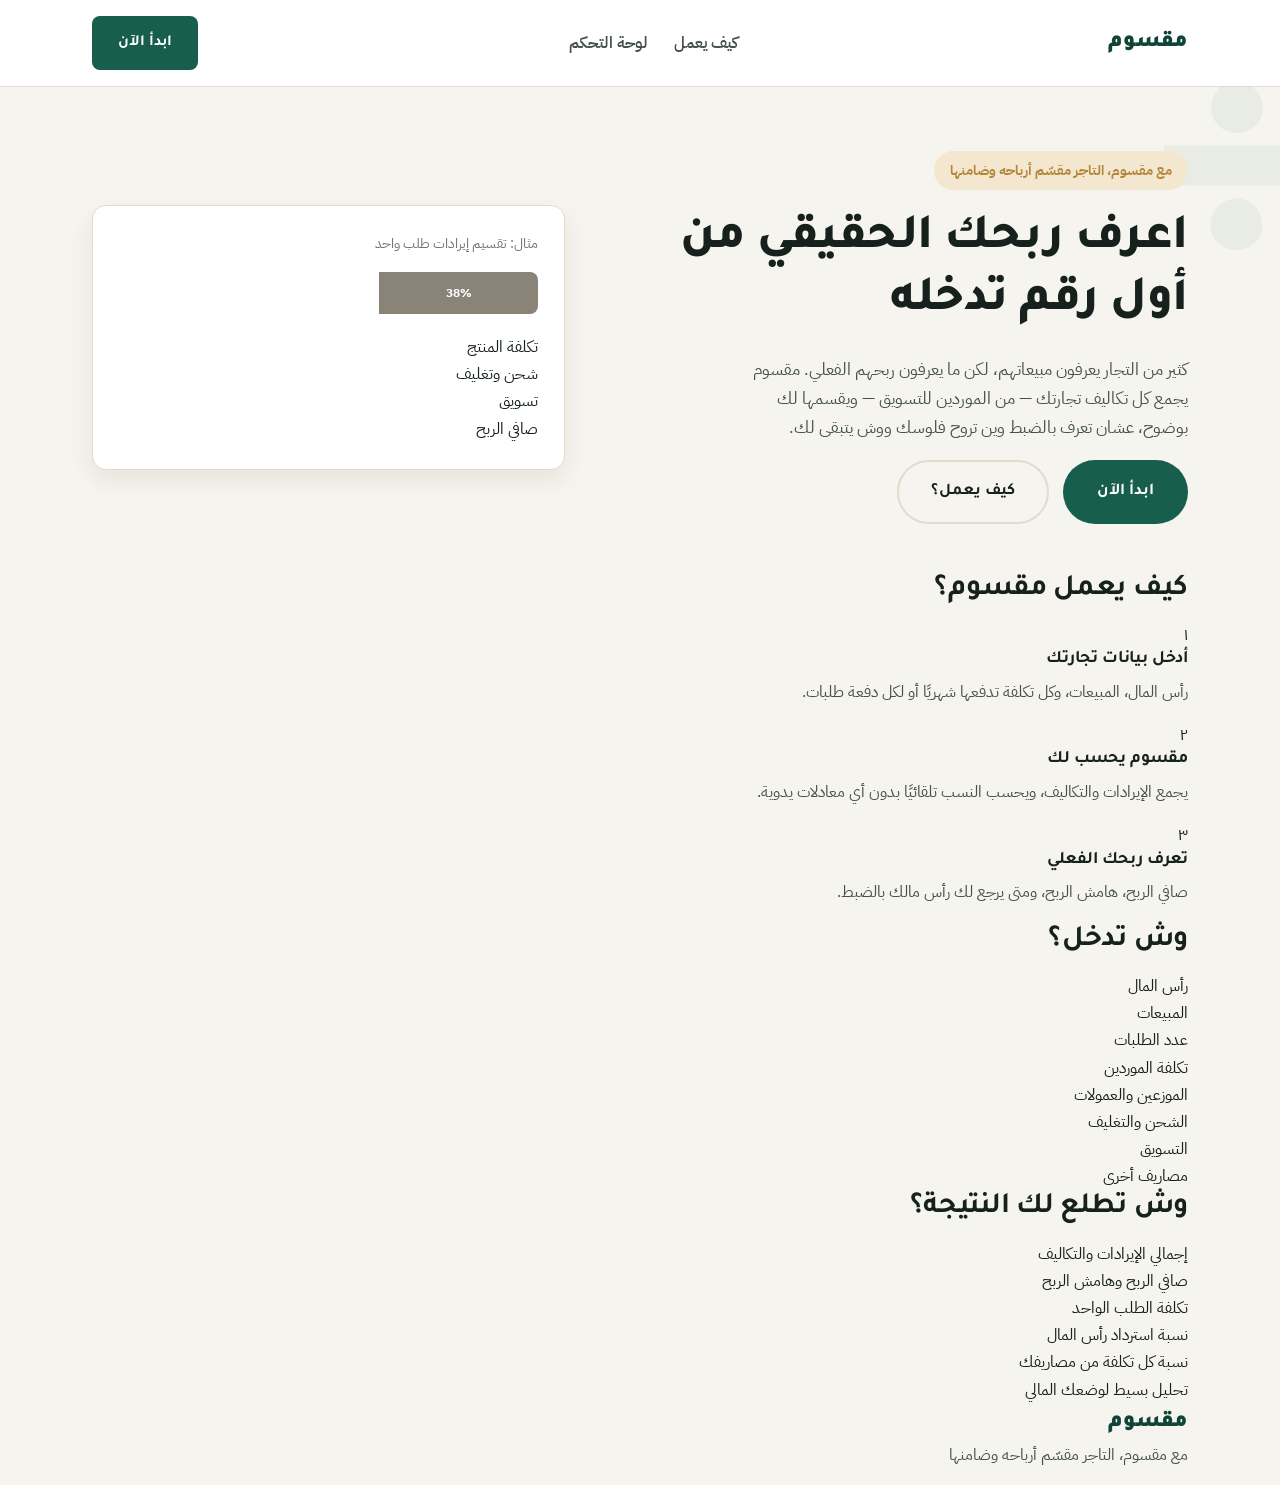
<file: index.html>
<!doctype html>
<html lang="ar" dir="rtl">
<head>
<meta charset="UTF-8">
<meta name="viewport" content="width=device-width, initial-scale=1">
<title>مقسوم — اعرف ربحك الحقيقي</title>
<meta name="description" content="مقسوم يساعد أصحاب المتاجر الإلكترونية على معرفة ربحهم الحقيقي وتقسيم مصاريف تجارتهم بوضوح.">
<link rel="preconnect" href="https://fonts.googleapis.com">
<link rel="preconnect" href="https://fonts.gstatic.com" crossorigin>
<link href="https://fonts.googleapis.com/css2?family=Tajawal:wght@700;800;900&family=IBM+Plex+Sans+Arabic:wght@400;500;600;700&display=swap" rel="stylesheet">
<link rel="stylesheet" href="assets/css/style.css">
</head>
<body>

<header class="site-header">
  <div class="container header-inner">
    <a href="index.html" class="brand">مقسوم</a>
    <nav class="nav-links">
      <a href="index.html#how">كيف يعمل</a>
      <a href="dashboard.html">لوحة التحكم</a>
    </nav>
    <a href="dashboard.html" class="btn btn-primary">ابدأ الآن</a>
  </div>
</header>

<main>
  <section class="hero">
    <span class="divide-mark" aria-hidden="true">÷</span>
    <div class="container hero-inner">
      <div class="hero-text">
        <span class="tagline">مع مقسوم، التاجر مقسّم أرباحه وضامنها</span>
        <h1>اعرف ربحك الحقيقي من أول رقم تدخله</h1>
        <p class="hero-sub">
          كثير من التجار يعرفون مبيعاتهم، لكن ما يعرفون ربحهم الفعلي.
          مقسوم يجمع كل تكاليف تجارتك — من الموردين للتسويق — ويقسمها لك
          بوضوح، عشان تعرف بالضبط وين تروح فلوسك ووش يتبقى لك.
        </p>
        <div class="hero-actions">
          <a href="dashboard.html" class="btn btn-primary btn-lg">ابدأ الآن</a>
          <a href="#how" class="btn btn-ghost btn-lg">كيف يعمل؟</a>
        </div>
      </div>

      <div class="hero-visual" aria-hidden="true">
        <div class="split-card">
          <p class="split-label">مثال: تقسيم إيرادات طلب واحد</p>
          <div class="split-bar">
            <span class="seg seg-cost" style="width:38%">38%</span>
            <span class="seg seg-ship" style="width:18%">18%</span>
            <span class="seg seg-mkt" style="width:12%">12%</span>
            <span class="seg seg-profit" style="width:32%">32%</span>
          </div>
          <ul class="split-legend">
            <li><span class="legend-dot" style="background:#8A8478"></span> تكلفة المنتج</li>
            <li><span class="legend-dot" style="background:var(--color-accent)"></span> شحن وتغليف</li>
            <li><span class="legend-dot" style="background:#4A6FA5"></span> تسويق</li>
            <li><span class="legend-dot" style="background:var(--color-primary)"></span> صافي الربح</li>
          </ul>
        </div>
      </div>
    </div>
  </section>

  <section id="how" class="how-it-works">
    <div class="container">
      <h2>كيف يعمل مقسوم؟</h2>
      <div class="steps-row">
        <div class="step-item">
          <span class="step-num">١</span>
          <h3>أدخل بيانات تجارتك</h3>
          <p>رأس المال، المبيعات، وكل تكلفة تدفعها شهريًا أو لكل دفعة طلبات.</p>
        </div>
        <div class="step-divider"></div>
        <div class="step-item">
          <span class="step-num">٢</span>
          <h3>مقسوم يحسب لك</h3>
          <p>يجمع الإيرادات والتكاليف، ويحسب النسب تلقائيًا بدون أي معادلات يدوية.</p>
        </div>
        <div class="step-divider"></div>
        <div class="step-item">
          <span class="step-num">٣</span>
          <h3>تعرف ربحك الفعلي</h3>
          <p>صافي الربح، هامش الربح، ومتى يرجع لك رأس مالك بالضبط.</p>
        </div>
      </div>
    </div>
  </section>

  <section class="split-section">
    <div class="container split-grid">
      <div class="split-col">
        <h2>وش تدخل؟</h2>
        <ul class="check-list">
          <li>رأس المال</li>
          <li>المبيعات</li>
          <li>عدد الطلبات</li>
          <li>تكلفة الموردين</li>
          <li>الموزعين والعمولات</li>
          <li>الشحن والتغليف</li>
          <li>التسويق</li>
          <li>مصاريف أخرى</li>
        </ul>
      </div>

      <div class="split-divider"></div>

      <div class="split-col">
        <h2>وش تطلع لك النتيجة؟</h2>
        <ul class="check-list check-list-result">
          <li>إجمالي الإيرادات والتكاليف</li>
          <li>صافي الربح وهامش الربح</li>
          <li>تكلفة الطلب الواحد</li>
          <li>نسبة استرداد رأس المال</li>
          <li>نسبة كل تكلفة من مصاريفك</li>
          <li>تحليل بسيط لوضعك المالي</li>
        </ul>
      </div>
    </div>
  </section>
</main>

<footer class="site-footer">
  <div class="container">
    <span class="brand">مقسوم</span>
    <p>مع مقسوم، التاجر مقسّم أرباحه وضامنها</p>
  </div>
</footer>

<script src="assets/js/app.js"></script>
</body>
</html>
</file>
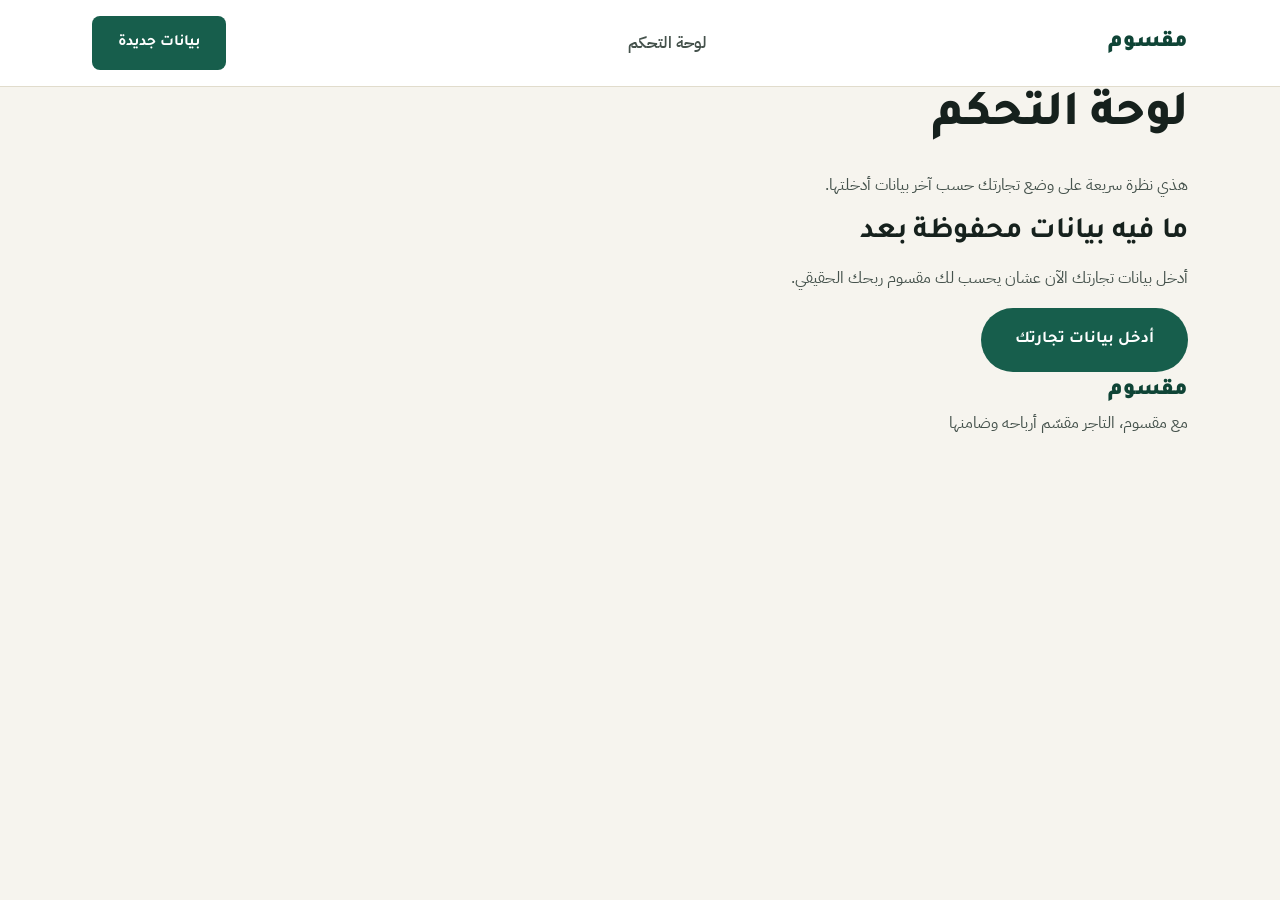
<file: dashboard.html>
<!doctype html>
<html lang="ar" dir="rtl">
<head>
<meta charset="UTF-8">
<meta name="viewport" content="width=device-width, initial-scale=1">
<title>لوحة التحكم — مقسوم</title>
<link rel="preconnect" href="https://fonts.googleapis.com">
<link rel="preconnect" href="https://fonts.gstatic.com" crossorigin>
<link href="https://fonts.googleapis.com/css2?family=Tajawal:wght@700;800;900&family=IBM+Plex+Sans+Arabic:wght@400;500;600;700&display=swap" rel="stylesheet">
<link rel="stylesheet" href="assets/css/style.css">
</head>
<body>

<header class="site-header">
  <div class="container header-inner">
    <a href="index.html" class="brand">مقسوم</a>
    <nav class="nav-links">
      <a href="dashboard.html">لوحة التحكم</a>
    </nav>
    <a href="data-entry.html" class="btn btn-primary">بيانات جديدة</a>
  </div>
</header>

<main class="page-main">
  <div class="container">

    <div class="page-head">
      <h1>لوحة التحكم</h1>
      <p>هذي نظرة سريعة على وضع تجارتك حسب آخر بيانات أدخلتها.</p>
    </div>

    <!-- تُعرض إذا ما فيه بيانات محفوظة -->
    <div id="emptyState" class="empty-state" hidden>
      <h2>ما فيه بيانات محفوظة بعد</h2>
      <p>أدخل بيانات تجارتك الآن عشان يحسب لك مقسوم ربحك الحقيقي.</p>
      <a href="data-entry.html" class="btn btn-primary btn-lg">أدخل بيانات تجارتك</a>
    </div>

    <!-- تُعرض إذا فيه بيانات محفوظة -->
    <div id="summaryState" hidden>
      <div class="summary-grid">
        <div class="stat-card">
          <p class="stat-label">صافي الربح</p>
          <p class="stat-value" id="statNetProfit">—</p>
        </div>
        <div class="stat-card is-accent">
          <p class="stat-label">هامش الربح</p>
          <p class="stat-value" id="statMargin">—</p>
        </div>
        <div class="stat-card">
          <p class="stat-label">آخر تحديث للبيانات</p>
          <p class="stat-value" id="statUpdated" style="font-size:1.05rem;">—</p>
        </div>
      </div>

      <div class="dashboard-actions">
        <a href="results.html" class="btn btn-primary">عرض تفاصيل النتائج</a>
        <a href="data-entry.html" class="btn btn-ghost">تعديل البيانات</a>
        <button type="button" id="btnClearData" class="btn btn-danger-ghost">مسح البيانات والبدء من جديد</button>
      </div>
    </div>

  </div>
</main>

<footer class="site-footer">
  <div class="container">
    <span class="brand">مقسوم</span>
    <p>مع مقسوم، التاجر مقسّم أرباحه وضامنها</p>
  </div>
</footer>

<script src="assets/js/app.js"></script>
<script>
  (function () {
    const data = maqsoumLoadData();
    const emptyState = document.getElementById("emptyState");
    const summaryState = document.getElementById("summaryState");

    if (!data) {
      emptyState.hidden = false;
      return;
    }

    summaryState.hidden = false;

    const results = maqsoumCalculateResults(data);

    document.getElementById("statNetProfit").textContent = maqsoumFormatNumber(results.netProfit, 0);
    document.getElementById("statMargin").textContent = maqsoumFormatPercent(results.profitMargin);

    if (data.saved_at) {
      const d = new Date(data.saved_at);
      document.getElementById("statUpdated").textContent = d.toLocaleDateString("ar-EG", {
        year: "numeric",
        month: "long",
        day: "numeric",
      });
    } else {
      document.getElementById("statUpdated").textContent = "غير معروف";
    }

    document.getElementById("btnClearData").addEventListener("click", function () {
      const sure = confirm("هل أنت متأكد من مسح كل البيانات المحفوظة؟ لا يمكن التراجع عن هذا.");
      if (sure) {
        maqsoumClearData();
        window.location.href = "data-entry.html";
      }
    });
  })();
</script>
</body>
</html>
</file>
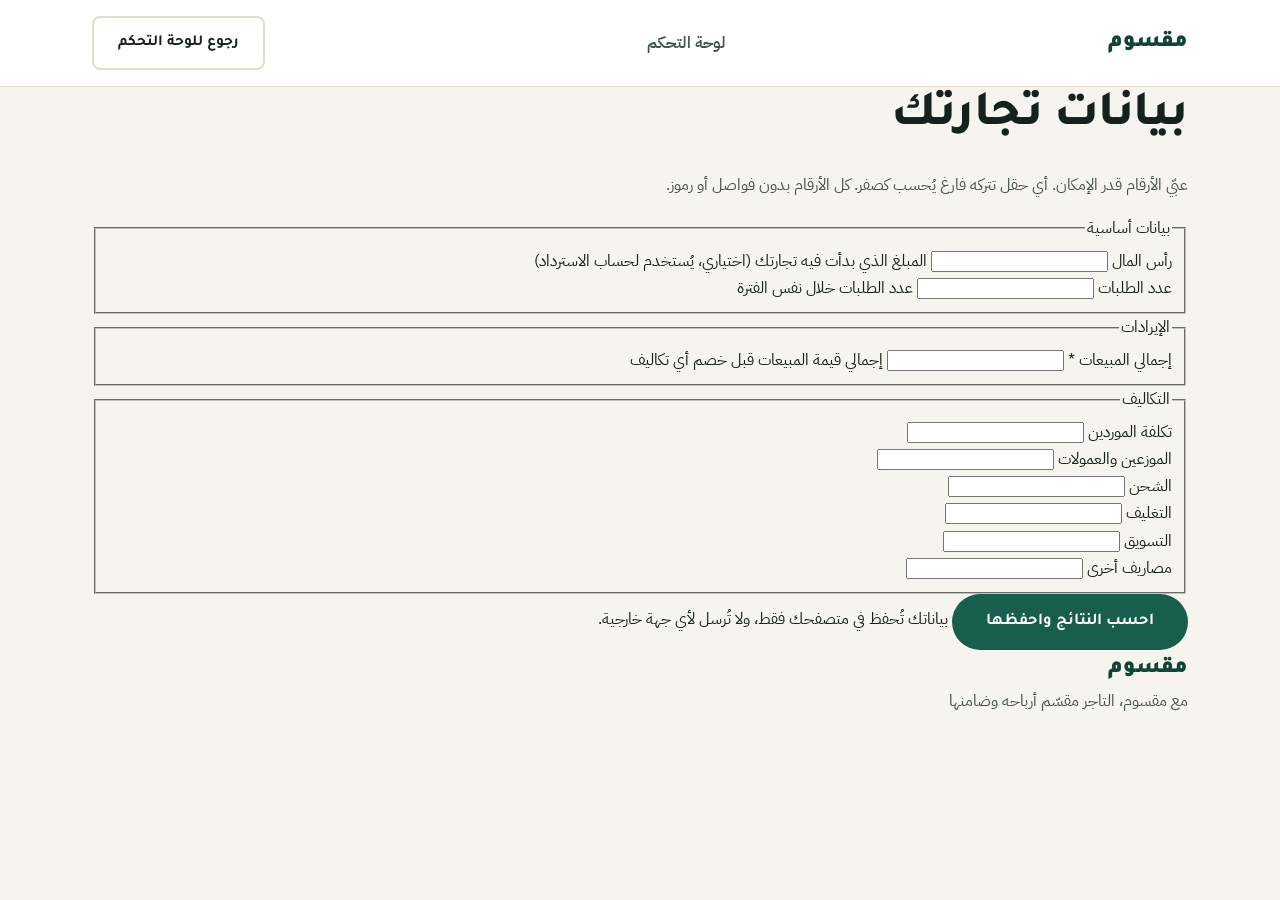
<file: data-entry.html>
<!doctype html>
<html lang="ar" dir="rtl">
<head>
<meta charset="UTF-8">
<meta name="viewport" content="width=device-width, initial-scale=1">
<title>إدخال بيانات التجارة — مقسوم</title>
<link rel="preconnect" href="https://fonts.googleapis.com">
<link rel="preconnect" href="https://fonts.gstatic.com" crossorigin>
<link href="https://fonts.googleapis.com/css2?family=Tajawal:wght@700;800;900&family=IBM+Plex+Sans+Arabic:wght@400;500;600;700&display=swap" rel="stylesheet">
<link rel="stylesheet" href="assets/css/style.css">
</head>
<body>

<header class="site-header">
  <div class="container header-inner">
    <a href="index.html" class="brand">مقسوم</a>
    <nav class="nav-links">
      <a href="dashboard.html">لوحة التحكم</a>
    </nav>
    <a href="dashboard.html" class="btn btn-ghost">رجوع للوحة التحكم</a>
  </div>
</header>

<main class="page-main">
  <div class="container">

    <div class="page-head">
      <h1>بيانات تجارتك</h1>
      <p>عبّي الأرقام قدر الإمكان. أي حقل تتركه فارغ يُحسب كصفر. كل الأرقام بدون فواصل أو رموز.</p>
    </div>

    <div id="formError" class="form-error"></div>

    <form id="businessForm" class="form-card" novalidate>

      <fieldset>
        <legend>بيانات أساسية</legend>
        <div class="field-grid">
          <div class="field">
            <label for="capital">رأس المال</label>
            <input type="number" id="capital" name="capital" min="0" step="any" inputmode="decimal">
            <span class="hint">المبلغ الذي بدأت فيه تجارتك (اختياري، يُستخدم لحساب الاسترداد)</span>
          </div>
          <div class="field">
            <label for="orders_count">عدد الطلبات</label>
            <input type="number" id="orders_count" name="orders_count" min="0" step="1" inputmode="numeric">
            <span class="hint">عدد الطلبات خلال نفس الفترة</span>
          </div>
        </div>
      </fieldset>

      <fieldset>
        <legend>الإيرادات</legend>
        <div class="field-grid">
          <div class="field">
            <label for="sales_revenue">إجمالي المبيعات <span aria-hidden="true">*</span></label>
            <input type="number" id="sales_revenue" name="sales_revenue" min="0" step="any" inputmode="decimal">
            <span class="hint">إجمالي قيمة المبيعات قبل خصم أي تكاليف</span>
          </div>
        </div>
      </fieldset>

      <fieldset>
        <legend>التكاليف</legend>
        <div class="field-grid">
          <div class="field">
            <label for="cost_suppliers">تكلفة الموردين</label>
            <input type="number" id="cost_suppliers" name="cost_suppliers" min="0" step="any" inputmode="decimal">
          </div>
          <div class="field">
            <label for="cost_distributors">الموزعين والعمولات</label>
            <input type="number" id="cost_distributors" name="cost_distributors" min="0" step="any" inputmode="decimal">
          </div>
          <div class="field">
            <label for="shipping_cost">الشحن</label>
            <input type="number" id="shipping_cost" name="shipping_cost" min="0" step="any" inputmode="decimal">
          </div>
          <div class="field">
            <label for="packaging_cost">التغليف</label>
            <input type="number" id="packaging_cost" name="packaging_cost" min="0" step="any" inputmode="decimal">
          </div>
          <div class="field">
            <label for="marketing_cost">التسويق</label>
            <input type="number" id="marketing_cost" name="marketing_cost" min="0" step="any" inputmode="decimal">
          </div>
          <div class="field">
            <label for="other_costs">مصاريف أخرى</label>
            <input type="number" id="other_costs" name="other_costs" min="0" step="any" inputmode="decimal">
          </div>
        </div>
      </fieldset>

      <div class="form-footer">
        <button type="submit" class="btn btn-primary btn-lg">احسب النتائج واحفظها</button>
        <span class="hint">بياناتك تُحفظ في متصفحك فقط، ولا تُرسل لأي جهة خارجية.</span>
      </div>
    </form>

  </div>
</main>

<footer class="site-footer">
  <div class="container">
    <span class="brand">مقسوم</span>
    <p>مع مقسوم، التاجر مقسّم أرباحه وضامنها</p>
  </div>
</footer>

<script src="assets/js/app.js"></script>
<script>
  (function () {
    const form = document.getElementById("businessForm");
    const errorBox = document.getElementById("formError");

    // إذا فيه بيانات محفوظة سابقًا، نعبّي النموذج فيها عشان يقدر التاجر يعدّلها
    const existing = maqsoumLoadData();
    if (existing) {
      Object.keys(existing).forEach(function (key) {
        const input = form.elements.namedItem(key);
        if (input) input.value = existing[key];
      });
    }

    form.addEventListener("submit", function (e) {
      e.preventDefault();
      errorBox.classList.remove("is-visible");

      const fields = [
        "capital", "orders_count", "sales_revenue",
        "cost_suppliers", "cost_distributors",
        "shipping_cost", "packaging_cost",
        "marketing_cost", "other_costs",
      ];

      const data = {};
      let hasNegative = false;

      fields.forEach(function (key) {
        const raw = form.elements.namedItem(key).value;
        const value = raw === "" ? 0 : Number(raw);
        if (value < 0) hasNegative = true;
        data[key] = value;
      });

      if (hasNegative) {
        errorBox.textContent = "لا يمكن إدخال أرقام سالبة. رجاءً راجع الحقول وحاول مرة أخرى.";
        errorBox.classList.add("is-visible");
        return;
      }

      if (data.sales_revenue === 0) {
        errorBox.textContent = "رجاءً أدخل قيمة المبيعات على الأقل حتى يقدر مقسوم يحسب لك النتائج.";
        errorBox.classList.add("is-visible");
        return;
      }

      data.saved_at = new Date().toISOString();
      maqsoumSaveData(data);
      window.location.href = "results.html";
    });
  })();
</script>
</body>
</html>
</file>
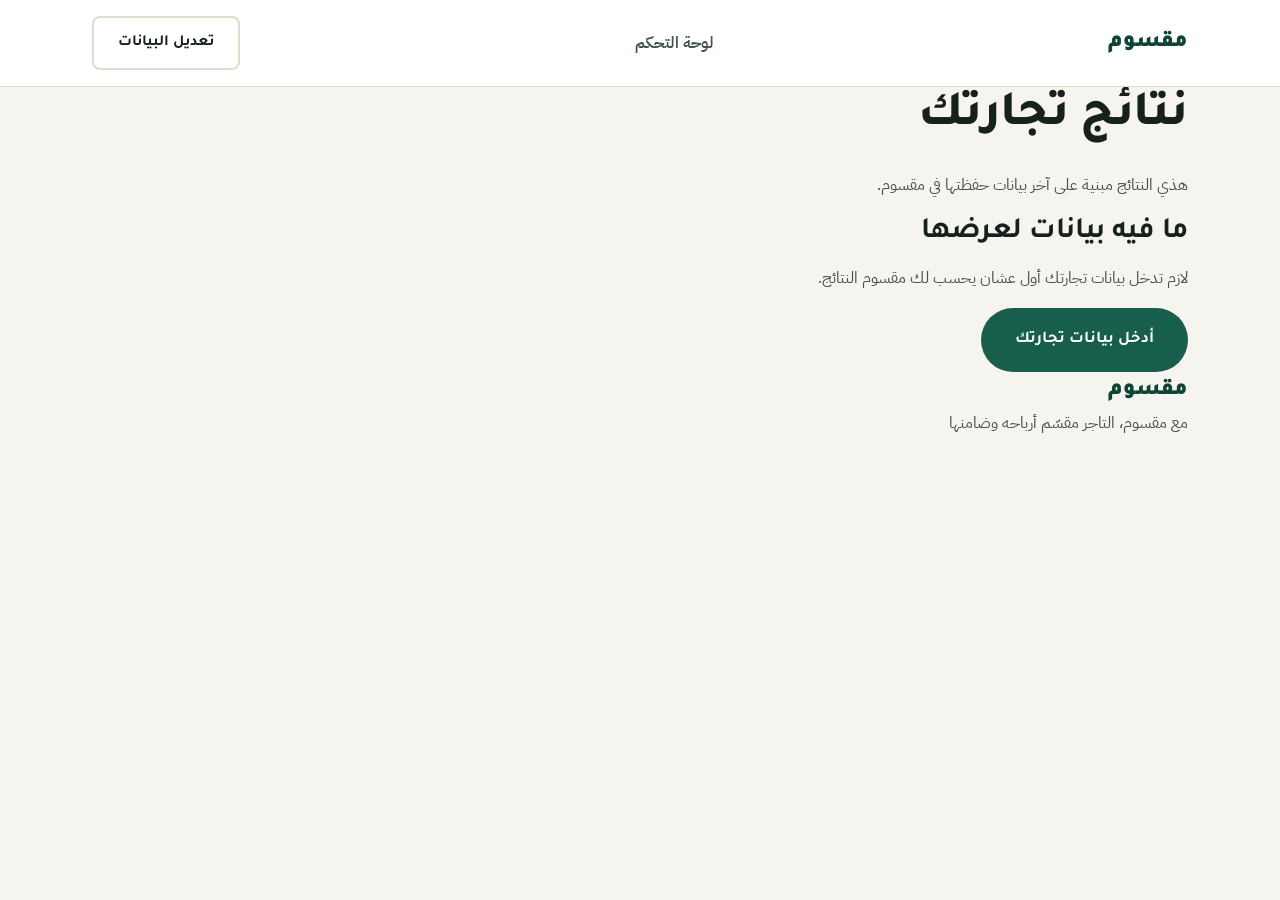
<file: results.html>
<!doctype html>
<html lang="ar" dir="rtl">
<head>
<meta charset="UTF-8">
<meta name="viewport" content="width=device-width, initial-scale=1">
<title>النتائج — مقسوم</title>
<link rel="preconnect" href="https://fonts.googleapis.com">
<link rel="preconnect" href="https://fonts.gstatic.com" crossorigin>
<link href="https://fonts.googleapis.com/css2?family=Tajawal:wght@700;800;900&family=IBM+Plex+Sans+Arabic:wght@400;500;600;700&display=swap" rel="stylesheet">
<link rel="stylesheet" href="assets/css/style.css">
</head>
<body>

<header class="site-header">
  <div class="container header-inner">
    <a href="index.html" class="brand">مقسوم</a>
    <nav class="nav-links">
      <a href="dashboard.html">لوحة التحكم</a>
    </nav>
    <a href="data-entry.html" class="btn btn-ghost">تعديل البيانات</a>
  </div>
</header>

<main class="page-main">
  <div class="container">

    <div class="page-head">
      <h1>نتائج تجارتك</h1>
      <p>هذي النتائج مبنية على آخر بيانات حفظتها في مقسوم.</p>
    </div>

    <!-- تظهر فقط إذا ما فيه بيانات محفوظة -->
    <div id="noDataState" class="empty-state" hidden>
      <h2>ما فيه بيانات لعرضها</h2>
      <p>لازم تدخل بيانات تجارتك أول عشان يحسب لك مقسوم النتائج.</p>
      <a href="data-entry.html" class="btn btn-primary btn-lg">أدخل بيانات تجارتك</a>
    </div>

    <div id="resultsContent" hidden>

      <div class="results-grid">
        <div class="stat-card">
          <p class="stat-label">إجمالي الإيرادات</p>
          <p class="stat-value" id="rRevenue">—</p>
        </div>
        <div class="stat-card is-danger">
          <p class="stat-label">إجمالي التكاليف</p>
          <p class="stat-value" id="rCosts">—</p>
        </div>
        <div class="stat-card">
          <p class="stat-label">صافي الربح</p>
          <p class="stat-value" id="rNetProfit">—</p>
        </div>
        <div class="stat-card is-accent">
          <p class="stat-label">هامش الربح</p>
          <p class="stat-value" id="rMargin">—</p>
        </div>
        <div class="stat-card">
          <p class="stat-label">تكلفة الطلب الواحد</p>
          <p class="stat-value" id="rCostPerOrder">—</p>
        </div>
        <div class="stat-card is-accent" id="capitalCard" hidden>
          <p class="stat-label">نسبة استرداد رأس المال</p>
          <p class="stat-value" id="rCapitalRecovery">—</p>
          <p class="stat-note" id="rCapitalRemainingNote"></p>
        </div>
      </div>

      <div class="breakdown-card">
        <h2>توزيع مصاريفك</h2>
        <p>نسبة كل بند من إجمالي التكاليف.</p>
        <div class="split-bar" id="breakdownBar"></div>
        <ul class="split-legend" id="breakdownLegend"></ul>
      </div>

      <div class="analysis-card">
        <h2>تحليل بسيط</h2>
        <ul class="analysis-list" id="analysisList"></ul>
      </div>

      <div class="results-actions">
        <a href="dashboard.html" class="btn btn-primary">رجوع للوحة التحكم</a>
        <a href="data-entry.html" class="btn btn-ghost">تعديل البيانات</a>
      </div>

    </div>

  </div>
</main>

<footer class="site-footer">
  <div class="container">
    <span class="brand">مقسوم</span>
    <p>مع مقسوم، التاجر مقسّم أرباحه وضامنها</p>
  </div>
</footer>

<script src="assets/js/app.js"></script>
<script>
  (function () {
    const data = maqsoumLoadData();
    if (!data) {
      document.getElementById("noDataState").hidden = false;
      return;
    }

    document.getElementById("resultsContent").hidden = false;

    const results = maqsoumCalculateResults(data);

    document.getElementById("rRevenue").textContent = maqsoumFormatNumber(results.revenue);
    document.getElementById("rCosts").textContent = maqsoumFormatNumber(results.totalCosts);
    document.getElementById("rNetProfit").textContent = maqsoumFormatNumber(results.netProfit);
    document.getElementById("rMargin").textContent = maqsoumFormatPercent(results.profitMargin);
    document.getElementById("rCostPerOrder").textContent =
      results.ordersCount > 0 ? maqsoumFormatNumber(results.costPerOrder, 2) : "—";

    if (results.capitalRecoveryPercent !== null) {
      document.getElementById("capitalCard").hidden = false;
      document.getElementById("rCapitalRecovery").textContent = maqsoumFormatPercent(
        results.capitalRecoveryPercent
      );
      document.getElementById("rCapitalRemainingNote").textContent =
        results.capitalRemaining > 0
          ? "المتبقي تقريبًا " + maqsoumFormatNumber(results.capitalRemaining)
          : "تم استرداد رأس المال بالكامل";
    }

    // شريط توزيع التكاليف
    const colors = ["#8A8478", "#4A6FA5", "#C89B3C", "#1F6F5C", "#7A5C8E", "#B5533C"];
    const bar = document.getElementById("breakdownBar");
    const legend = document.getElementById("breakdownLegend");

    if (results.totalCosts > 0) {
      results.costBreakdown
        .filter((item) => item.value > 0)
        .forEach((item, index) => {
          const seg = document.createElement("span");
          seg.className = "seg";
          seg.style.width = item.percentOfCosts + "%";
          seg.style.background = colors[index % colors.length];
          seg.title = item.label;
          seg.textContent = item.percentOfCosts >= 8 ? maqsoumFormatPercent(item.percentOfCosts) : "";
          bar.appendChild(seg);

          const li = document.createElement("li");
          const dot = document.createElement("span");
          dot.className = "legend-dot";
          dot.style.background = colors[index % colors.length];
          li.appendChild(dot);
          li.appendChild(
            document.createTextNode(
              item.label + " — " + maqsoumFormatPercent(item.percentOfCosts)
            )
          );
          legend.appendChild(li);
        });
    } else {
      bar.style.background = "var(--color-border)";
      const li = document.createElement("li");
      li.textContent = "ما فيه تكاليف مسجّلة بعد.";
      legend.appendChild(li);
    }

    // التحليل البسيط
    const analysisList = document.getElementById("analysisList");
    maqsoumBuildAnalysis(results).forEach(function (note) {
      const li = document.createElement("li");
      li.textContent = note;
      analysisList.appendChild(li);
    });
  })();
</script>
</body>
</html>
</file>
<file: assets/css/style.css>
/* =========================================================
   مقسوم — الملف الرئيسي للتصميم (نسخة منقّحة: هوية متناسقة وعصرية)
   ========================================================= */

:root{
  --color-bg: #F6F4EE;
  --color-surface: #FFFFFF;
  --color-ink: #16211D;
  --color-ink-soft: #45524C;
  --color-muted: #6E786F;
  --color-border: #E1DCCC;

  --color-primary: #175E4C;
  --color-primary-dark: #0F4436;
  --color-primary-soft: #E6EFEA;

  --color-accent: #B4863A;
  --color-accent-soft: #F3E8CF;

  --color-danger: #A8503A;
  --color-danger-soft: #F3E2DB;

  --font-head: "Tajawal", "Segoe UI", sans-serif;
  --font-body: "IBM Plex Sans Arabic", "Segoe UI", sans-serif;

  --radius-sm: 8px;
  --radius-md: 14px;
  --radius-pill: 999px;
  --container-w: 1140px;

  --space-1: 4px;
  --space-2: 8px;
  --space-3: 12px;
  --space-4: 18px;
  --space-5: 26px;
  --space-6: 36px;
  --space-7: 52px;
  --space-8: 76px;

  --shadow-sm: 0 1px 2px rgba(22, 33, 29, .06), 0 1px 1px rgba(22, 33, 29, .04);
  --shadow-md: 0 10px 24px rgba(22, 33, 29, .08);
}

*, *::before, *::after{ box-sizing: border-box; }

html{ scroll-behavior: smooth; }

body{
  margin: 0;
  background: var(--color-bg);
  color: var(--color-ink);
  font-family: var(--font-body);
  line-height: 1.7;
  font-size: 16px;
  -webkit-font-smoothing: antialiased;
}

h1, h2, h3{
  font-family: var(--font-head);
  color: var(--color-ink);
  line-height: 1.25;
  margin: 0 0 .45em;
  letter-spacing: -.01em;
}

h1{ font-size: clamp(2rem, 4.2vw, 3.1rem); font-weight: 800; }
h2{ font-size: clamp(1.4rem, 2.6vw, 1.85rem); font-weight: 700; }
h3{ font-size: 1.1rem; font-weight: 700; }

p{ margin: 0 0 1em; color: var(--color-ink-soft); }

a{ color: inherit; }

ul{ margin: 0; padding: 0; list-style: none; }

/* أرقام بعرض ثابت لمظهر مالي مرتّب */
.stat-value, .seg, .step-num, .btn{ font-variant-numeric: tabular-nums; }

.container{
  max-width: var(--container-w);
  margin: 0 auto;
  padding: 0 22px;
}

a:focus-visible,
button:focus-visible,
input:focus-visible,
textarea:focus-visible{
  outline: 3px solid var(--color-accent);
  outline-offset: 2px;
}

/* ---------------- الأزرار ---------------- */
.btn{
  display: inline-flex;
  align-items: center;
  justify-content: center;
  gap: 8px;
  padding: 12px 24px;
  border-radius: var(--radius-sm);
  font-family: var(--font-head);
  font-weight: 700;
  font-size: .97rem;
  text-decoration: none;
  border: 2px solid transparent;
  cursor: pointer;
  transition: background-color .15s ease, border-color .15s ease, color .15s ease, transform .15s ease;
}
.btn:active{ transform: translateY(1px); }

.btn-primary{ background: var(--color-primary); color: #fff; }
.btn-primary:hover{ background: var(--color-primary-dark); }

.btn-ghost{ background: transparent; border-color: var(--color-border); color: var(--color-ink); }
.btn-ghost:hover{ border-color: var(--color-primary); color: var(--color-primary); }

.btn-lg{ padding: 16px 32px; font-size: 1.03rem; border-radius: var(--radius-pill); }

.btn-danger-ghost{ background: transparent; border-color: var(--color-danger); color: var(--color-danger); }
.btn-danger-ghost:hover{ background: var(--color-danger); color: #fff; }

/* ---------------- الهيدر ---------------- */
.site-header{
  background: var(--color-surface);
  border-bottom: 1px solid var(--color-border);
  position: sticky;
  top: 0;
  z-index: 20;
  transition: box-shadow .2s ease;
}
.site-header.is-scrolled{ box-shadow: var(--shadow-sm); }

.header-inner{
  display: flex;
  align-items: center;
  justify-content: space-between;
  gap: 16px;
  padding-block: 16px;
}

.brand{
  font-family: var(--font-head);
  font-weight: 900;
  font-size: 1.4rem;
  color: var(--color-primary-dark);
  text-decoration: none;
}

.nav-links{ display: none; gap: 26px; font-weight: 600; }
.nav-links a{ text-decoration: none; color: var(--color-ink-soft); }
.nav-links a:hover{ color: var(--color-primary); }

@media (min-width: 760px){ .nav-links{ display: flex; } }

/* ---------------- البطل (Hero) ---------------- */
.hero{ position: relative; padding-block: 64px 48px; overflow: hidden; isolation: isolate; }

/* علامة القسمة الزخرفية — تعبّر عن هوية "مقسوم" بصريًا */
.divide-mark{
  position: absolute;
  top: -60px;
  inset-inline-start: -40px;
  font-family: var(--font-head);
  font-weight: 900;
  font-size: 340px;
  line-height: 1;
  color: var(--color-primary);
  opacity: .05;
  z-index: -1;
  pointer-events: none;
  user-select: none;
}

.hero-inner{
  display: grid;
  grid-template-columns: 1fr;
  gap: 44px;
  align-items: center;
}

@media (min-width: 900px){
  .hero-inner{ grid-template-columns: 1.1fr .9fr; }
}

.tagline{
  color: var(--color-accent);
  background: var(--color-accent-soft);
  display: inline-block;
  padding: 7px 16px;
  border-radius: var(--radius-pill);
  font-weight: 700;
  font-size: .9rem;
  margin-bottom: 20px;
}

.hero-sub{ font-size: 1.06rem; max-width: 46ch; }

.hero-actions{ display: flex; flex-wrap: wrap; gap: 14px; margin-top: 14px; }

/* بطاقة الشريط المقسّم داخل الـ Hero */
.split-card{
  background: var(--color-surface);
  border: 1px solid var(--color-border);
  border-radius: var(--radius-md);
  padding: 26px;
  box-shadow: var(--shadow-md);
}

.split-label{ font-size: .88rem; color: var(--color-muted); margin-bottom: 16px; }

.split-bar{
  display: flex;
  width: 100%;
  height: 42px;
  border-radius: var(--radius-sm);
  overflow: hidden;
  margin-bottom: 20px;
}

.seg{
  display: flex;
  align-items: center;
  justify-content: center;
  color: #fff;
  font-size: .74rem;
  font-weight: 700;
  white-space: nowrap;
  overflow: hidden;
}
@media (prefers-reduced-motion: no-preference){ .seg{ transition: width .6s ease; } }

.seg-cost{ background: #8A8478
</file>
